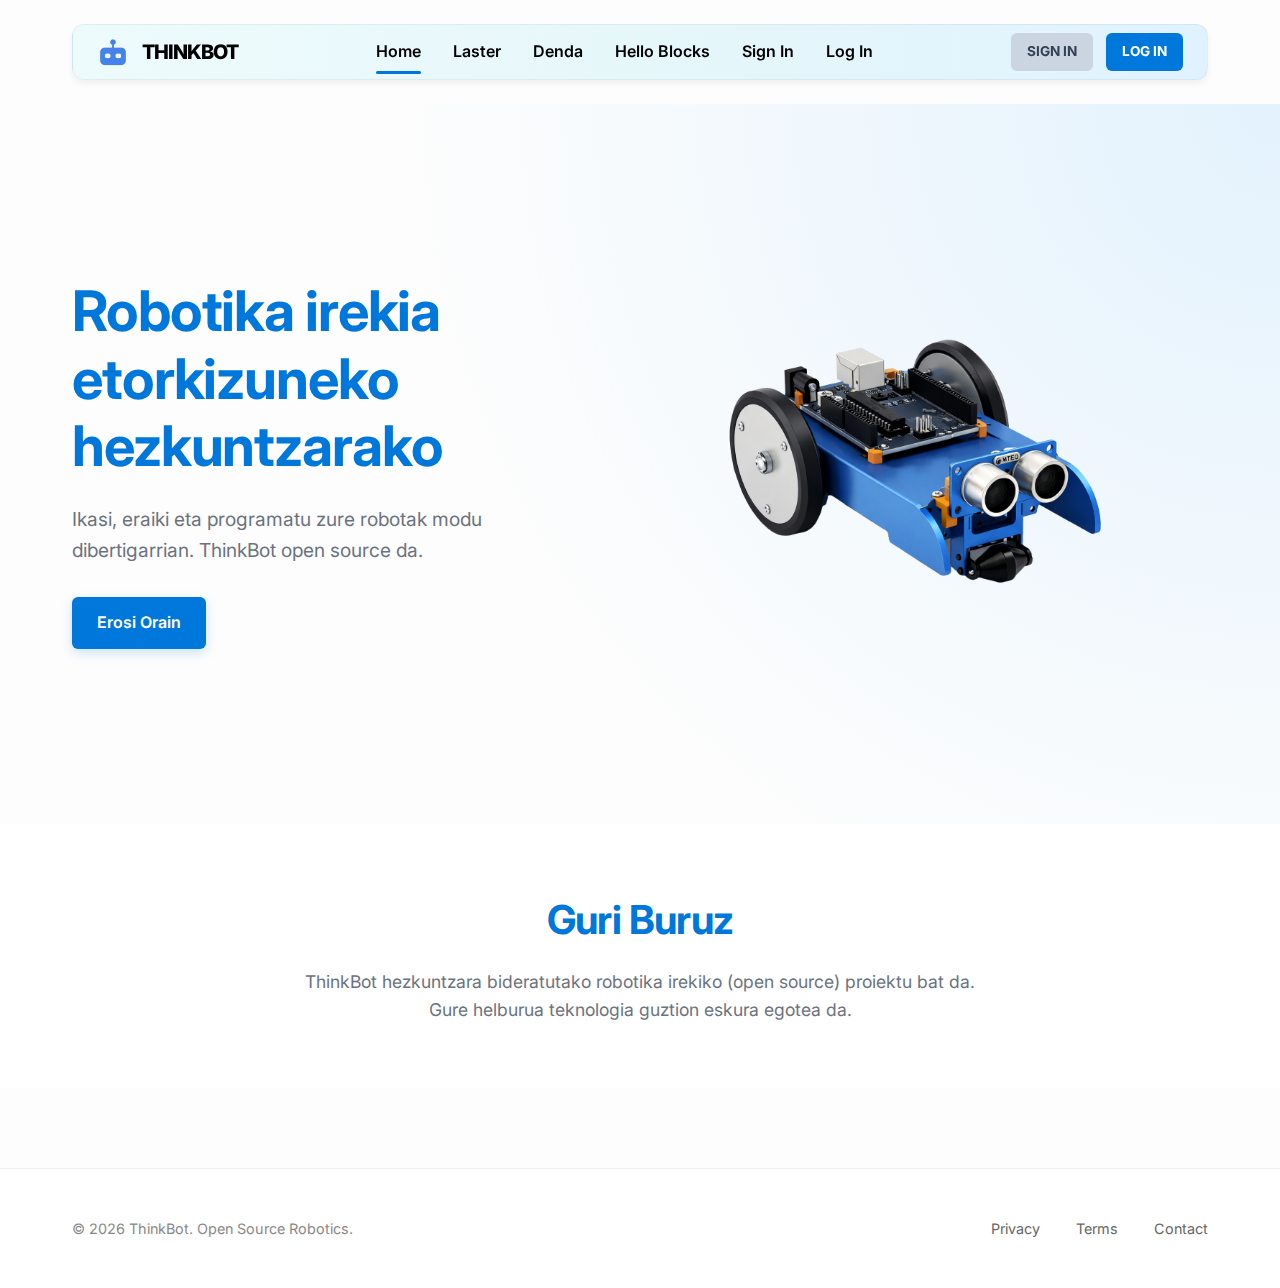
<file: index.html>
<!DOCTYPE html>
<html lang="eu">

<head>
    <meta charset="UTF-8">
    <meta name="viewport" content="width=device-width, initial-scale=1.0">
    <title>ThinkBot - Robotika Irekia Hezkuntzarako</title>
    <link rel="stylesheet" href="style.css">
    <link rel="icon" type="image/png" href="images/logo.png">
</head>

<body>

    <!-- Header -->
    <header>
        <div class="container">
            <nav>
                <a href="index.html" class="logo">
                    <img src="images/logo.png" alt="ThinkBot Logo">
                    <span class="logo-text">THINKBOT</span>
                </a>
                <div class="hamburger" onclick="toggleMenu()">
                    <span></span>
                    <span></span>
                    <span></span>
                </div>
                <ul class="nav-links" id="nav-links">
                    <li><a href="index.html" class="active">Home</a></li>
                    <li><a href="laster.html">Laster</a></li>
                    <li><a href="denda.html">Denda</a></li>
                    <li><a href="hello_blocks.html">Hello Blocks</a></li>
                    <li class="mobile-only"><a href="#" onclick="openModal()">Sign In</a></li>
                    <li class="mobile-only"><a href="#" onclick="openModal()">Log In</a></li>
                </ul>
                <div class="auth-buttons" id="auth-buttons">
                    <a href="#" class="btn-signin computer-only" onclick="openModal()">Sign In</a>
                    <a href="#" class="btn-login computer-only" onclick="openModal()">Log In</a>
                </div>
                <div class="user-display" id="user-display" style="display: none;">
                    <span class="username" id="username-display">User</span>
                    <button class="btn-logout" onclick="logout()">Log Out</button>
                </div>
            </nav>
        </div>
    </header>

    <!-- Hero Section -->
    <section class="hero">
        <div class="container" style="display: flex; align-items: center;">
            <div class="hero-content">
                <h1>Robotika irekia etorkizuneko hezkuntzarako</h1>
                <p>Ikasi, eraiki eta programatu zure robotak modu dibertigarrian. ThinkBot open source da.</p>
                <a href="denda.html" class="btn-cta">Erosi Orain</a>
            </div>
            <div class="hero-image">
                <img src="images/producto.png" alt="ThinkBot Robot">
            </div>
        </div>
    </section>

    <!-- About Section -->
    <section class="about">
        <div class="container">
            <h2>Guri Buruz</h2>
            <p class="about-text">ThinkBot hezkuntzara bideratutako robotika irekiko (open source) proiektu bat da. Gure
                helburua teknologia guztion eskura egotea da.</p>

            <!-- Feature blocks removed as per user request -->
        </div>
    </section>

    <!-- Footer -->
    <footer>
        <div class="container footer-content">
            <p>&copy; 2026 ThinkBot. Open Source Robotics.</p>
            <div class="footer-links">
                <a href="#">Privacy</a>
                <a href="#">Terms</a>
                <a href="#">Contact</a>
            </div>
        </div>
    </footer>

    <!-- Auth Modal -->
    <div id="auth-modal" class="modal">
        <div class="modal-content">
            <span class="close-btn" onclick="closeModal()">&times;</span>
            <form class="auth-form" onsubmit="handleLogin(event)">
                <h2>Ongi etorri</h2>
                <div class="form-group">
                    <label>Erabiltzailea</label>
                    <input type="text" id="username-input" required placeholder="Sartu zure izena">
                </div>
                <div class="form-group">
                    <label>Pasahitza</label>
                    <input type="password" required placeholder="******">
                </div>
                <button type="submit" class="btn-submit">Sartu</button>
            </form>
        </div>
    </div>

    <script src="script.js"></script>
</body>


</html>
</file>
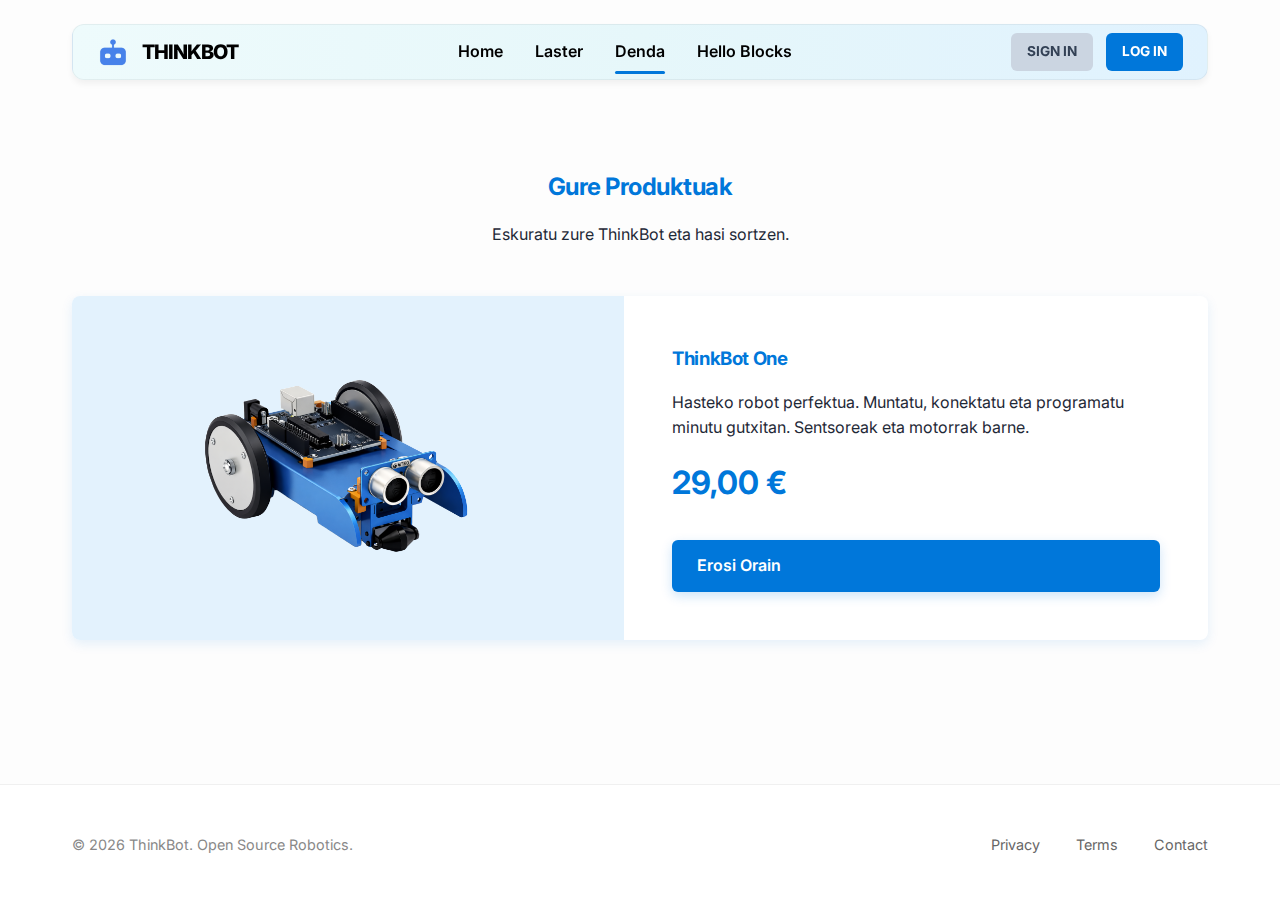
<file: denda.html>
<!DOCTYPE html>
<html lang="eu">

<head>
    <meta charset="UTF-8">
    <meta name="viewport" content="width=device-width, initial-scale=1.0">
    <title>Denda - ThinkBot</title>
    <link rel="stylesheet" href="style.css">
    <link rel="icon" type="image/png" href="images/logo.png">
</head>

<body>

    <header>
        <div class="container">
            <nav>
                <a href="index.html" class="logo">
                    <img src="images/logo.png" alt="ThinkBot Logo">
                    <span class="logo-text">THINKBOT</span>
                </a>
                <div class="hamburger" onclick="toggleMenu()">
                    <span></span>
                    <span></span>
                    <span></span>
                </div>
                <ul class="nav-links" id="nav-links">
                    <li><a href="index.html">Home</a></li>
                    <li><a href="laster.html">Laster</a></li>
                    <li><a href="denda.html" class="active">Denda</a></li>
                    <li><a href="hello_blocks.html">Hello Blocks</a></li>
                </ul>
                <div class="auth-buttons" id="auth-buttons">
                    <a href="#" class="btn-signin computer-only" onclick="openModal()">Sign In</a>
                    <a href="#" class="btn-login computer-only" onclick="openModal()">Log In</a>
                </div>
                <div class="user-display" id="user-display" style="display: none;">
                    <span class="username" id="username-display">User</span>
                    <button class="btn-logout" onclick="logout()">Log Out</button>
                </div>
            </nav>
        </div>
    </header>

    <section>
        <div class="container">
            <div class="shop-hero">
                <h2>Gure Produktuak</h2>
                <p>Eskuratu zure ThinkBot eta hasi sortzen.</p>
            </div>

            <div class="product-display">
                <div class="product-img">
                    <img src="images/producto.png" alt="ThinkBot One Robot">
                </div>
                <div class="product-info">
                    <h3>ThinkBot One</h3>
                    <p>Hasteko robot perfektua. Muntatu, konektatu eta programatu minutu gutxitan. Sentsoreak eta
                        motorrak barne.</p>
                    <div class="price">29,00 €</div>
                    <a href="#" class="btn-cta">Erosi Orain</a>
                </div>
            </div>
        </div>
    </section>

    <footer>
        <div class="container footer-content">
            <p>&copy; 2026 ThinkBot. Open Source Robotics.</p>
            <div class="footer-links">
                <a href="#">Privacy</a>
                <a href="#">Terms</a>
                <a href="#">Contact</a>
            </div>
        </div>
    </footer>

    <!-- Auth Modal -->
    <div id="auth-modal" class="modal">
        <div class="modal-content">
            <span class="close-btn" onclick="closeModal()">&times;</span>
            <form class="auth-form" onsubmit="handleLogin(event)">
                <h2>Ongi etorri</h2>
                <div class="form-group">
                    <label>Erabiltzailea</label>
                    <input type="text" id="username-input" required placeholder="Sartu zure izena">
                </div>
                <div class="form-group">
                    <label>Pasahitza</label>
                    <input type="password" required placeholder="******">
                </div>
                <button type="submit" class="btn-submit">Sartu</button>
            </form>
        </div>
    </div>

    <script src="script.js"></script>
</body>

</html>
</file>
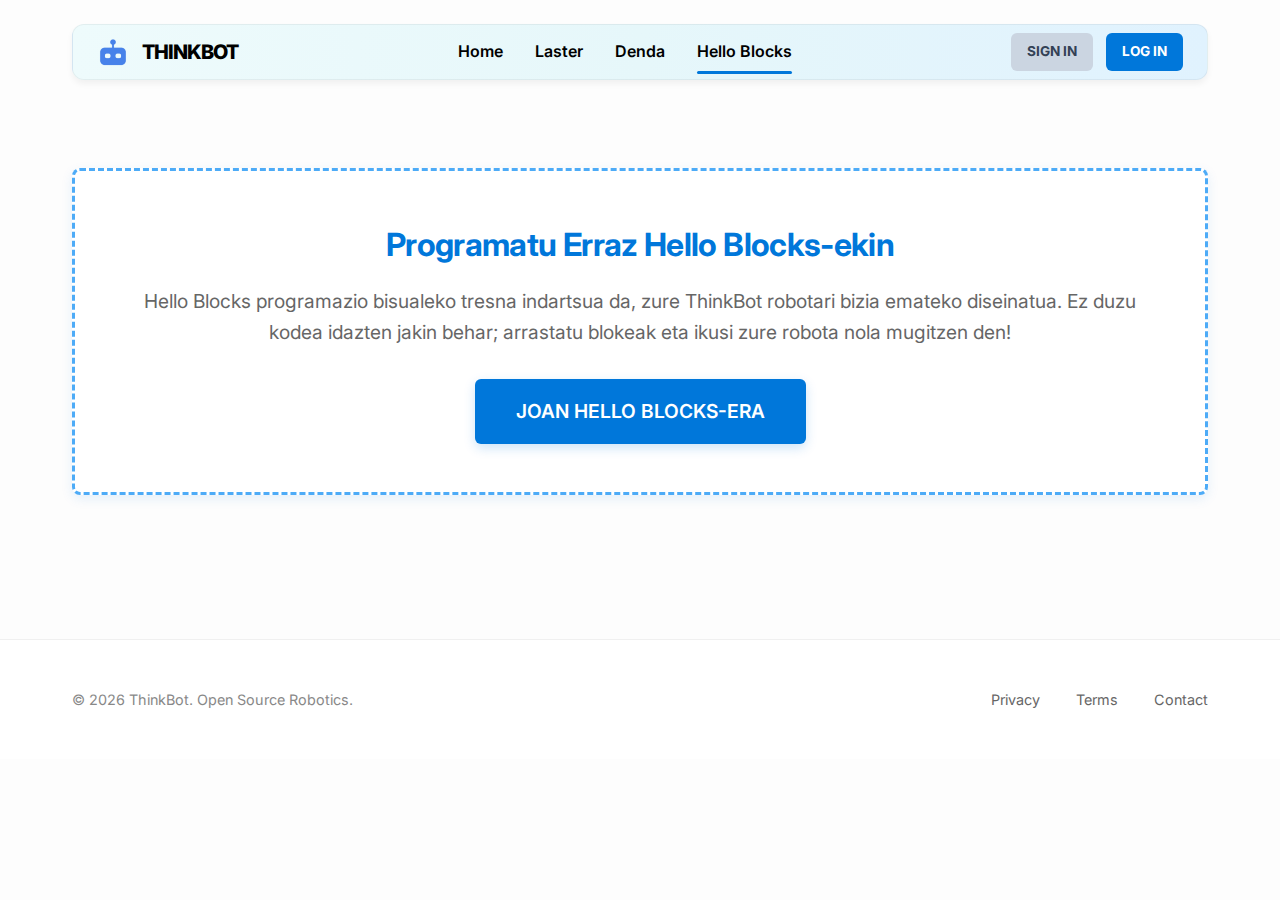
<file: hello_blocks.html>
<!DOCTYPE html>
<html lang="eu">

<head>
    <meta charset="UTF-8">
    <meta name="viewport" content="width=device-width, initial-scale=1.0">
    <title>Hello Blocks - ThinkBot</title>
    <link rel="stylesheet" href="style.css">
    <link rel="icon" type="image/png" href="images/logo.png">
</head>

<body>

    <header>
        <div class="container">
            <nav>
                <a href="index.html" class="logo">
                    <img src="images/logo.png" alt="ThinkBot Logo">
                    <span class="logo-text">THINKBOT</span>
                </a>
                <div class="hamburger" onclick="toggleMenu()">
                    <span></span>
                    <span></span>
                    <span></span>
                </div>
                <ul class="nav-links" id="nav-links">
                    <li><a href="index.html">Home</a></li>
                    <li><a href="laster.html">Laster</a></li>
                    <li><a href="denda.html">Denda</a></li>
                    <li><a href="hello_blocks.html" class="active">Hello Blocks</a></li>
                </ul>
                <div class="auth-buttons" id="auth-buttons">
                    <a href="#" class="btn-signin computer-only" onclick="openModal()">Sign In</a>
                    <a href="#" class="btn-login computer-only" onclick="openModal()">Log In</a>
                </div>
                <div class="user-display" id="user-display" style="display: none;">
                    <span class="username" id="username-display">User</span>
                    <button class="btn-logout" onclick="logout()">Log Out</button>
                </div>
            </nav>
        </div>
    </header>

    <section>
        <div class="container">
            <div class="hello-blocks-content">
                <h1>Programatu Erraz Hello Blocks-ekin</h1>
                <p style="margin-bottom: 2rem; font-size: 1.2rem; color: #666;">
                    Hello Blocks programazio bisualeko tresna indartsua da, zure ThinkBot robotari bizia emateko
                    diseinatua.
                    Ez duzu kodea idazten jakin behar; arrastatu blokeak eta ikusi zure robota nola mugitzen den!
                </p>

                <a href="https://www.hello-blocks.com/editor/" target="_blank" class="btn-cta"
                    style="font-size: 1.2rem; padding: 1rem 2.5rem;">
                    JOAN HELLO BLOCKS-ERA
                </a>
            </div>
        </div>
    </section>

    <footer>
        <div class="container footer-content">
            <p>&copy; 2026 ThinkBot. Open Source Robotics.</p>
            <div class="footer-links">
                <a href="#">Privacy</a>
                <a href="#">Terms</a>
                <a href="#">Contact</a>
            </div>
        </div>
    </footer>

    <!-- Auth Modal -->
    <div id="auth-modal" class="modal">
        <div class="modal-content">
            <span class="close-btn" onclick="closeModal()">&times;</span>
            <form class="auth-form" onsubmit="handleLogin(event)">
                <h2>Ongi etorri</h2>
                <div class="form-group">
                    <label>Erabiltzailea</label>
                    <input type="text" id="username-input" required placeholder="Sartu zure izena">
                </div>
                <div class="form-group">
                    <label>Pasahitza</label>
                    <input type="password" required placeholder="******">
                </div>
                <button type="submit" class="btn-submit">Sartu</button>
            </form>
        </div>
    </div>

    <script src="script.js"></script>
</body>

</html>
</file>
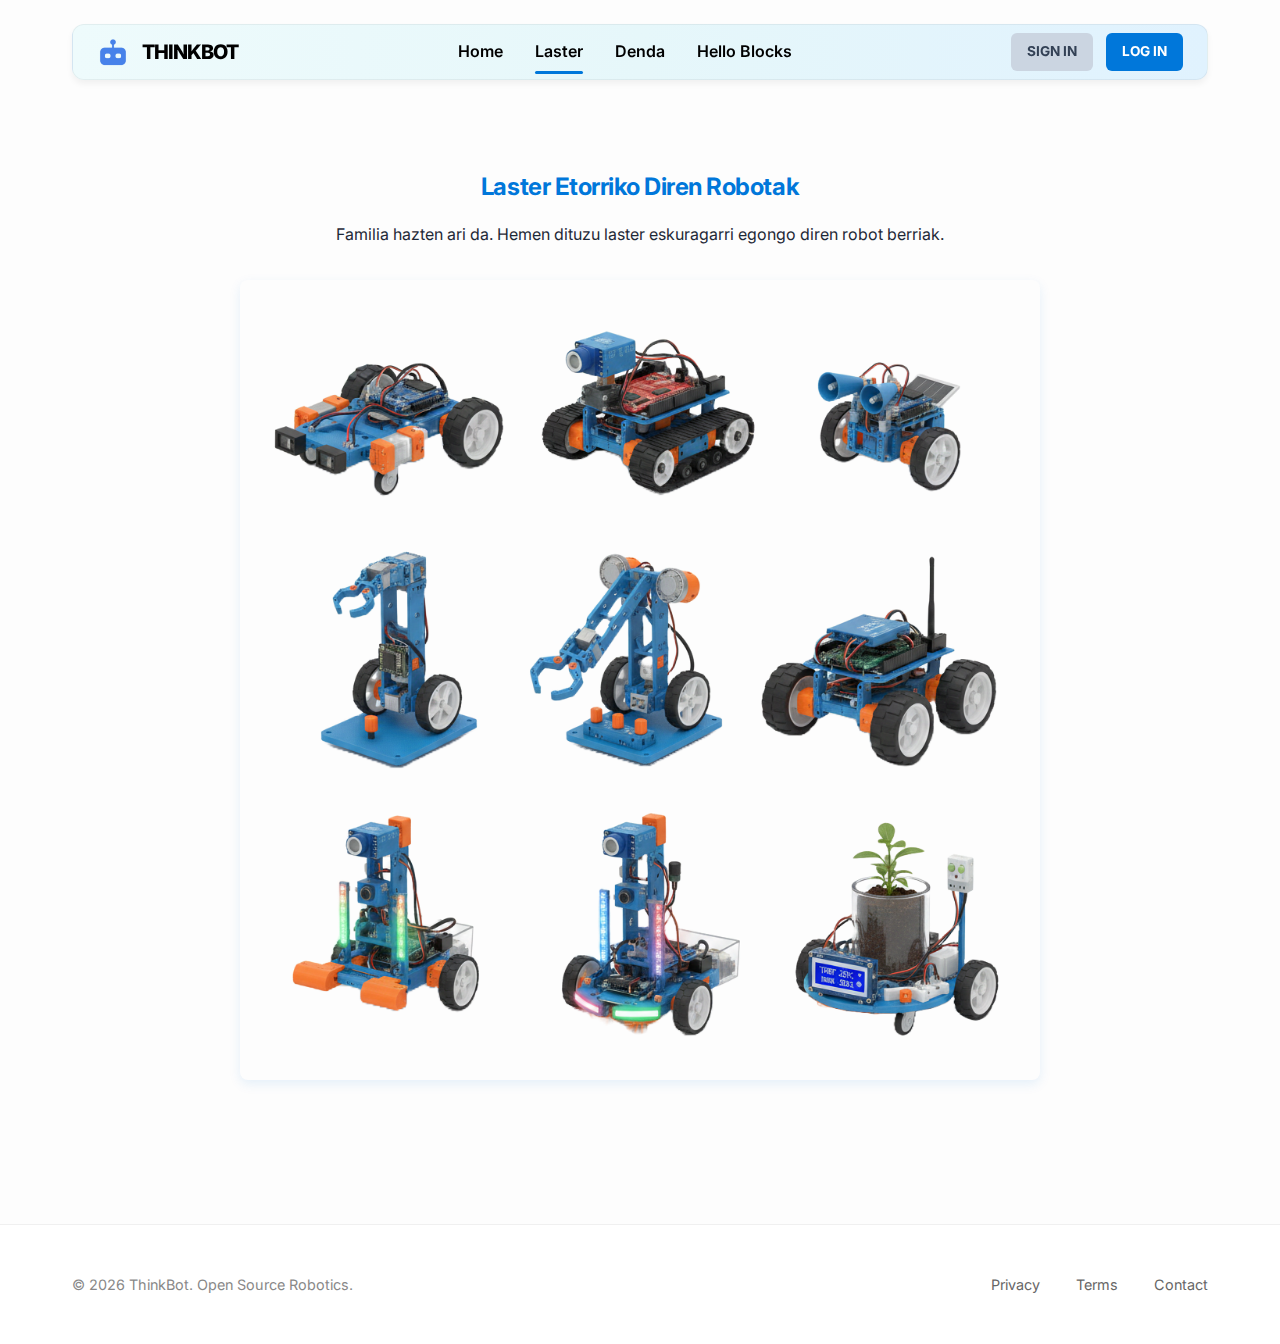
<file: laster.html>
<!DOCTYPE html>
<html lang="eu">

<head>
    <meta charset="UTF-8">
    <meta name="viewport" content="width=device-width, initial-scale=1.0">
    <title>Laster - ThinkBot</title>
    <link rel="stylesheet" href="style.css">
    <link rel="icon" type="image/png" href="images/logo.png">
</head>

<body>

    <header>
        <div class="container">
            <nav>
                <a href="index.html" class="logo">
                    <img src="images/logo.png" alt="ThinkBot Logo">
                    <span class="logo-text">THINKBOT</span>
                </a>
                <div class="hamburger" onclick="toggleMenu()">
                    <span></span>
                    <span></span>
                    <span></span>
                </div>
                <ul class="nav-links" id="nav-links">
                    <li><a href="index.html">Home</a></li>
                    <li><a href="laster.html" class="active">Laster</a></li>
                    <li><a href="denda.html">Denda</a></li>
                    <li><a href="hello_blocks.html">Hello Blocks</a></li>
                </ul>
                <div class="auth-buttons" id="auth-buttons">
                    <a href="#" class="btn-signin" onclick="openModal()">Sign In</a>
                    <a href="#" class="btn-login" onclick="openModal()">Log In</a>
                </div>
                <div class="user-display" id="user-display" style="display: none;">
                    <span class="username" id="username-display">User</span>
                    <button class="btn-logout" onclick="logout()">Log Out</button>
                </div>
            </nav>
        </div>
    </header>

    <section>
        <div class="container coming-soon-grid">
            <h2>Laster Etorriko Diren Robotak</h2>
            <p>Familia hazten ari da. Hemen dituzu laster eskuragarri egongo diren robot berriak.</p>

            <div class="grid-image">
                <img src="images/comingsoon.png" alt="Hurrengo 9 robotak">
            </div>
        </div>
    </section>

    <footer>
        <div class="container footer-content">
            <p>&copy; 2026 ThinkBot. Open Source Robotics.</p>
            <div class="footer-links">
                <a href="#">Privacy</a>
                <a href="#">Terms</a>
                <a href="#">Contact</a>
            </div>
        </div>
    </footer>

    <!-- Auth Modal -->
    <div id="auth-modal" class="modal">
        <div class="modal-content">
            <span class="close-btn" onclick="closeModal()">&times;</span>
            <form class="auth-form" onsubmit="handleLogin(event)">
                <h2>Ongi etorri</h2>
                <div class="form-group">
                    <label>Erabiltzailea</label>
                    <input type="text" id="username-input" required placeholder="Sartu zure izena">
                </div>
                <div class="form-group">
                    <label>Pasahitza</label>
                    <input type="password" required placeholder="******">
                </div>
                <button type="submit" class="btn-submit">Sartu</button>
            </form>
        </div>
    </div>

    <script src="script.js"></script>
</body>

</html>
</file>
<file: style.css>
/* Google Fonts */
@import url('https://fonts.googleapis.com/css2?family=Inter:wght@300;400;600;700;800&display=swap');

:root {
    --primary-blue: #0077da;
    --light-blue: #4dabf7;
    --pale-blue: #e3f2fd;
    --white: #ffffff;
    --text-dark: #1f2937;
    --text-light: #6b7280;
    --accent: #00b4d8;
    --shadow: 0 4px 12px rgba(0, 119, 218, 0.1);
    --radius: 8px;
    /* Reduced for squarer look */
}

* {
    box-sizing: border-box;
    margin: 0;
    padding: 0;
}

body {
    font-family: 'Inter', sans-serif;
    color: var(--text-dark);
    line-height: 1.6;
    background-color: #fdfdfd;
    overflow-x: hidden;
}

h1,
h2,
h3,
h4 {
    font-family: 'Inter', sans-serif;
    font-weight: 700;
    color: var(--primary-blue);
    margin-bottom: 1rem;
    letter-spacing: -0.02em;
}

a {
    text-decoration: none;
    color: inherit;
    transition: all 0.3s ease;
}

ul {
    list-style: none;
}

/* --- Layout --- */
.container {
    max-width: 1200px;
    margin: 0 auto;
    padding: 0 2rem;
}

section {
    padding: 4rem 0;
}

/* --- Navigation --- */
header {
    background: transparent;
    padding: 1.5rem 0;
    position: sticky;
    top: 0;
    z-index: 1000;
}

nav {
    display: flex;
    justify-content: space-between;
    align-items: center;
    padding: 0.5rem 1rem;
    background: linear-gradient(to right, #eefbfc, #e6f7fa, #e0f2fe);
    border-radius: 12px;
    box-shadow: 0 4px 6px rgba(0, 0, 0, 0.05);
    border: 1px solid rgba(0, 0, 0, 0.05);
    max-width: 1200px;
    margin: 0 auto;
    position: relative;
    /* Anchor for absolute mobile menu */
    animation: slideUpNav 0.8s ease-out 0.8s backwards;
    /* 0.8s delay, start hidden */
}

@keyframes slideUpNav {
    from {
        opacity: 0;
        transform: translateY(30px);
    }

    to {
        opacity: 1;
        transform: translateY(0);
    }
}

.logo {
    display: flex;
    align-items: center;
    gap: 0.8rem;
    text-decoration: none;
    padding-left: 0.5rem;
}

.logo img {
    height: 32px;
}

.logo-text {
    font-family: 'Inter', sans-serif;
    font-weight: 800;
    font-size: 1.25rem;
    color: #000;
    letter-spacing: -0.05em;
}

.nav-links {
    display: flex;
    gap: 2rem;
    align-items: center;
    margin: 0 auto;
    /* Center links */
}

.nav-links li {
    display: flex;
    align-items: center;
}

.nav-links a {
    font-weight: 600;
    color: #000;
    font-size: 1rem;
    padding: 0.2rem 0;
    position: relative;
    text-transform: capitalize;
}

.nav-links a.active::after {
    content: '';
    position: absolute;
    width: 100%;
    height: 3px;
    bottom: -6px;
    left: 0;
    background-color: var(--primary-blue);
    border-radius: 2px;
}

.nav-links a:hover {
    color: var(--primary-blue);
}

.auth-buttons {
    display: flex;
    gap: 0.8rem;
    padding-right: 0.5rem;
}

.btn-signin {
    background-color: #cbd5e1;
    color: #334155;
    padding: 0.5rem 1rem;
    border-radius: 6px;
    font-weight: 700;
    font-size: 0.85rem;
    text-transform: uppercase;
    transition: all 0.2s;
}

.btn-signin:hover {
    background-color: #94a3b8;
}

.btn-login {
    background-color: #0077da;
    color: #fff;
    padding: 0.5rem 1rem;
    border-radius: 6px;
    font-weight: 700;
    font-size: 0.85rem;
    text-transform: uppercase;
    border: none;
    transition: all 0.2s;
}

.btn-login:hover {
    background-color: #0056b3;
}

/* Base Hamburger style (hidden on desktop) */
.hamburger {
    display: none;
}

.mobile-only {
    display: none;
}

/* --- Hero Section --- */
.hero {
    display: flex;
    align-items: center;
    justify-content: space-between;
    min-height: 80vh;
    background: radial-gradient(circle at top right, var(--pale-blue), transparent 60%);
}

.hero-content {
    flex: 1;
    padding-right: 2rem;
}

.hero h1 {
    font-size: 3.5rem;
    line-height: 1.2;
    margin-bottom: 1.5rem;
}

.hero p {
    font-size: 1.2rem;
    color: var(--text-light);
    margin-bottom: 2rem;
    max-width: 500px;
}

.hero-image {
    flex: 1;
    display: flex;
    justify-content: center;
    position: relative;
}

.hero-image img {
    max-width: 100%;
    border-radius: var(--radius);
    animation: float 6s ease-in-out infinite;
}

@keyframes float {
    0% {
        transform: translateY(0px);
    }

    50% {
        transform: translateY(-20px);
    }

    100% {
        transform: translateY(0px);
    }
}

/* --- Global CTA --- */
.btn-cta {
    display: inline-block;
    background-color: var(--primary-blue);
    color: var(--white);
    padding: 0.75rem 1.5rem;
    border-radius: 6px;
    font-weight: 600;
    box-shadow: 0 4px 12px rgba(0, 119, 218, 0.2);
    border: 1px solid transparent;
}

.btn-cta:hover {
    background-color: var(--white);
    color: var(--primary-blue);
    border-color: var(--primary-blue);
    transform: translateY(-1px);
}

/* --- About Section (Hasiera content) --- */
.about {
    text-align: center;
    background-color: var(--white);
}

.about h2 {
    font-size: 2.5rem;
}

.about-text {
    max-width: 700px;
    margin: 0 auto;
    font-size: 1.1rem;
    color: var(--text-light);
}

/* --- Shop Page --- */
.shop-hero {
    text-align: center;
    margin-bottom: 3rem;
}

.product-display {
    display: flex;
    background: var(--white);
    border-radius: var(--radius);
    overflow: hidden;
    box-shadow: var(--shadow);
    margin-top: 2rem;
}

.product-img {
    flex: 1;
    background-color: var(--pale-blue);
    display: flex;
    align-items: center;
    justify-content: center;
    padding: 2rem;
}

.product-img img {
    max-width: 80%;
    max-height: 400px;
    object-fit: contain;
}

.product-info {
    flex: 1;
    padding: 3rem;
    display: flex;
    flex-direction: column;
    justify-content: center;
}

.price {
    font-size: 2rem;
    font-weight: 700;
    color: var(--primary-blue);
    margin: 1rem 0 2rem;
}

/* --- Coming Soon Page --- */
.coming-soon-grid {
    display: flex;
    flex-direction: column;
    align-items: center;
    text-align: center;
}

.grid-image {
    margin-top: 2rem;
    box-shadow: var(--shadow);
    border-radius: var(--radius);
    overflow: hidden;
    max-width: 800px;
    width: 100%;
}

.grid-image img {
    width: 100%;
    display: block;
}

/* --- Hello Blocks Page --- */
.hello-blocks-content {
    background-color: var(--white);
    border-radius: var(--radius);
    padding: 3rem;
    box-shadow: var(--shadow);
    text-align: center;
    border: 3px dashed var(--light-blue);
}

/* --- Auth Modal --- */
.modal {
    display: none;
    position: fixed;
    z-index: 2000;
    left: 0;
    top: 0;
    width: 100%;
    height: 100%;
    background-color: rgba(0, 0, 0, 0.4);
    opacity: 0;
    transition: opacity 0.3s ease;
}

.modal.show {
    display: flex;
    justify-content: center;
    align-items: center;
    opacity: 1;
}

.modal-content {
    background-color: var(--white);
    padding: 2.5rem;
    border-radius: 12px;
    box-shadow: 0 10px 25px rgba(0, 0, 0, 0.1);
    width: 100%;
    max-width: 400px;
    position: relative;
    transform: translateY(-20px);
    transition: transform 0.3s ease;
}

.modal.show .modal-content {
    transform: translateY(0);
}

.close-btn {
    position: absolute;
    top: 1rem;
    right: 1.5rem;
    font-size: 1.5rem;
    color: #999;
    cursor: pointer;
}

.close-btn:hover {
    color: var(--text-dark);
}

.auth-form h2 {
    text-align: center;
    margin-bottom: 2rem;
    color: var(--primary-blue);
}

.form-group {
    margin-bottom: 1.5rem;
}

.form-group label {
    display: block;
    margin-bottom: 0.5rem;
    font-weight: 600;
    font-size: 0.9rem;
}

.form-group input {
    width: 100%;
    padding: 0.75rem;
    border: 1px solid #ddd;
    border-radius: 6px;
    font-family: 'Inter', sans-serif;
    font-size: 1rem;
}

.form-group input:focus {
    outline: none;
    border-color: var(--primary-blue);
    box-shadow: 0 0 0 2px rgba(0, 119, 218, 0.1);
}

.btn-submit {
    width: 100%;
    background-color: var(--primary-blue);
    color: white;
    padding: 0.8rem;
    border: none;
    border-radius: 6px;
    font-weight: 700;
    font-size: 1rem;
    cursor: pointer;
    transition: background-color 0.2s;
}

.btn-submit:hover {
    background-color: #0056b3;
}

/* --- Logged In User --- */
.user-display {
    display: flex;
    align-items: center;
    gap: 1rem;
}

.username {
    font-weight: 600;
    color: var(--text-dark);
}

.btn-logout {
    font-size: 0.85rem;
    color: #666;
    text-decoration: underline;
    cursor: pointer;
    background: none;
    border: none;
    padding: 0;
}

.btn-logout:hover {
    color: var(--text-dark);
}

/* --- Minimalist Footer --- */
footer {
    background-color: var(--white);
    padding: 3rem 0;
    margin-top: 5rem;
    border-top: 1px solid #f0f0f0;
}

.footer-content {
    display: flex;
    justify-content: space-between;
    align-items: center;
    font-size: 0.9rem;
    color: #888;
}

.footer-links a {
    margin-left: 2rem;
    color: #666;
}

.footer-links a:hover {
    color: var(--primary-blue);
}

/* --- Responsive --- */
@media (max-width: 868px) {
    .container {
        padding: 0 1rem;
    }

    .computer-only {
        display: none;
    }

    .hero h1 {
        font-size: 2.5rem;
    }

    .auth-buttons {
        display: none;
    }

    .mobile-only {
        display: flex;
        /* Or block, depending on how li behaves but flex works with the column layout */
        width: 100%;
        justify-content: center;
    }

    .mobile-only a {
        background-color: var(--primary-blue);
        color: white !important;
        padding: 0.5rem 1rem !important;
        border-radius: 6px;
        width: 100%;
        text-align: center;
    }

    .nav-links {
        display: none;
        flex-direction: column;
        position: absolute;
        top: 120%;
        /* Push it a bit down from the nav pill */
        left: 0;
        width: 100%;
        background-color: var(--white);
        /* White background for dropdown */
        padding: 1.5rem;
        box-shadow: 0 10px 25px rgba(0, 0, 0, 0.15);
        /* Stronger shadow */
        border-radius: 12px;
        gap: 1.5rem;
        text-align: center;
        z-index: 2000;
        /* Ensure it's on top of everything */
        border: 1px solid #eee;
    }

    .nav-links.active {
        display: flex;
    }

    .nav-links li {
        justify-content: center;
        /* Center links in mobile */
    }

    .nav-links a {
        font-size: 1.1rem;
        display: block;
        width: 100%;
    }

    .hamburger {
        display: flex;
        /* Show hamburger on mobile */
        flex-direction: column;
        justify-content: space-between;
        width: 30px;
        /* Slightly larger hit area */
        height: 20px;
        cursor: pointer;
        z-index: 2001;
    }

    .hamburger span {
        display: block;
        width: 100%;
        height: 3px;
        background-color: var(--primary-blue);
        border-radius: 3px;
    }

    .hero {
        flex-direction: column-reverse;
        text-align: center;
    }

    .hero-image {
        display: none;
        /* Hide robot image on mobile */
    }

    .hero-content {
        padding-right: 0;
        margin-top: 2rem;
    }

    .product-display {
        flex-direction: column;
    }
}
</file>
